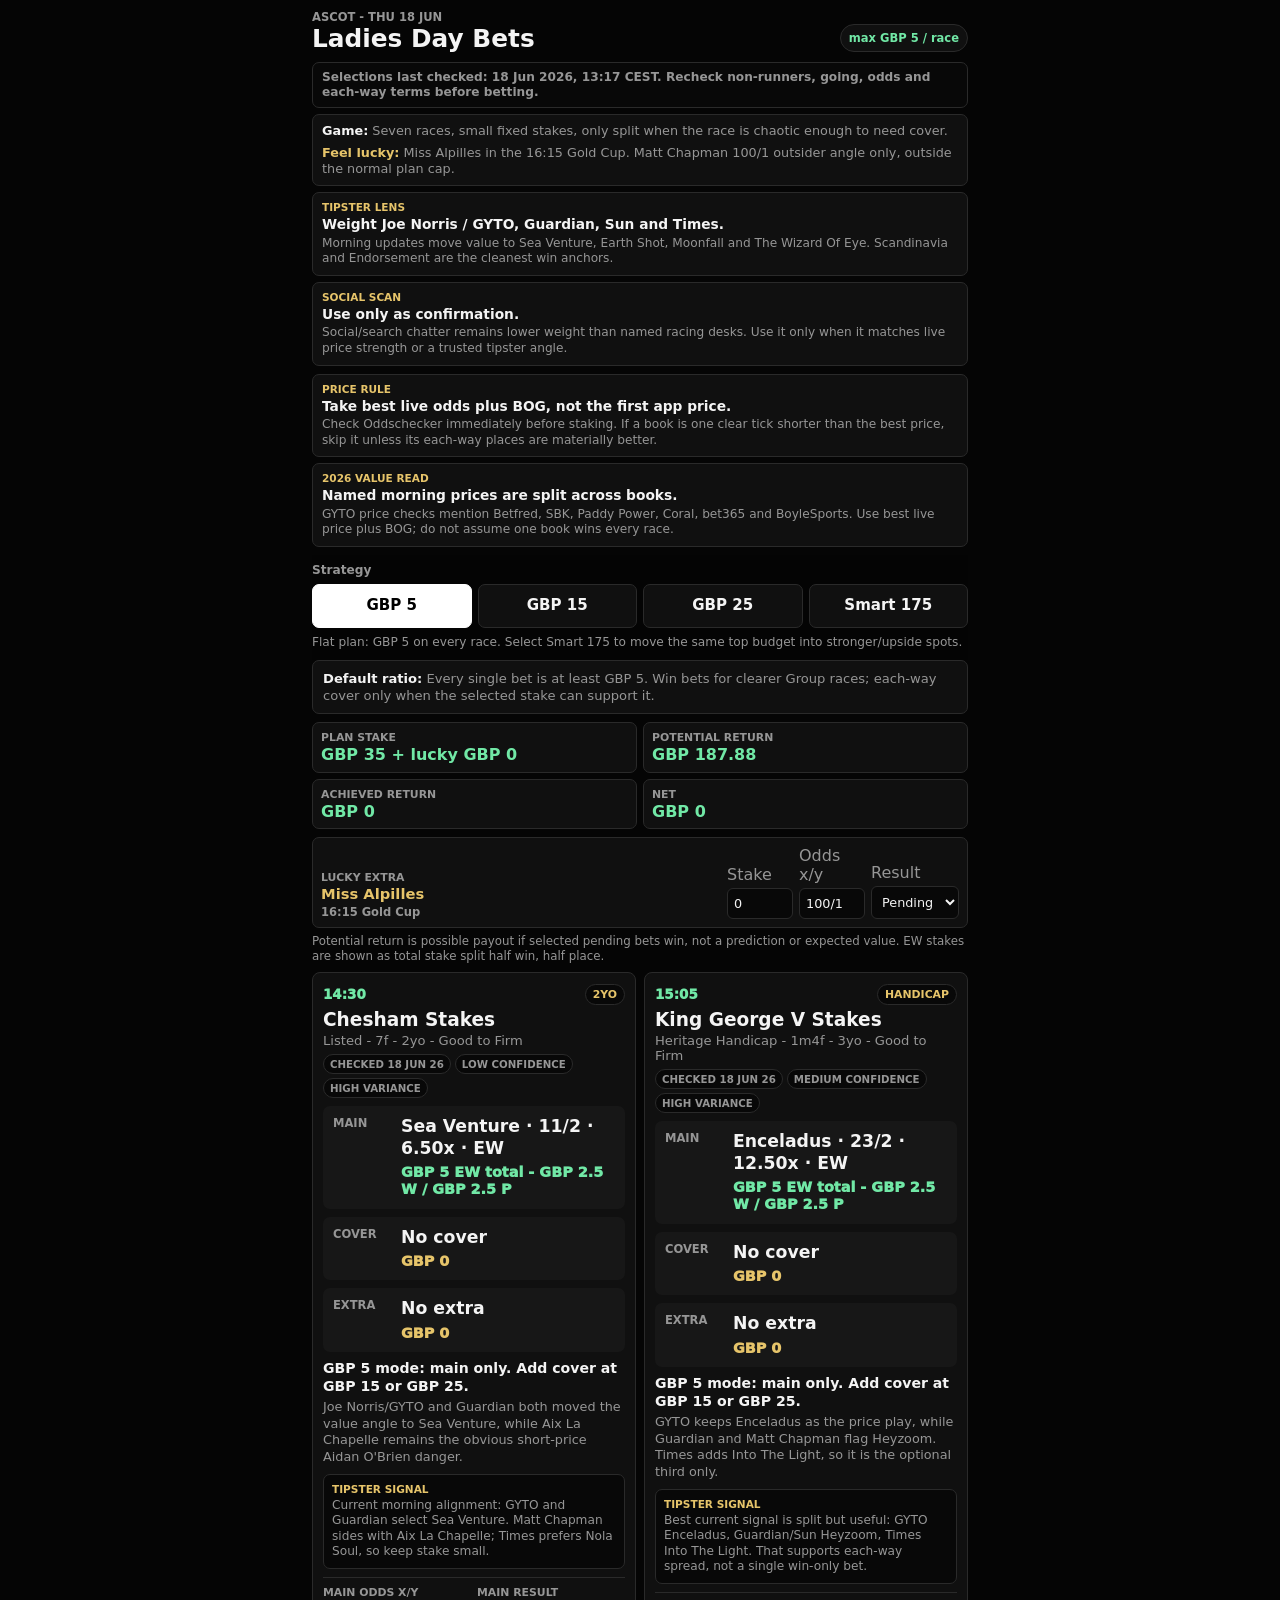
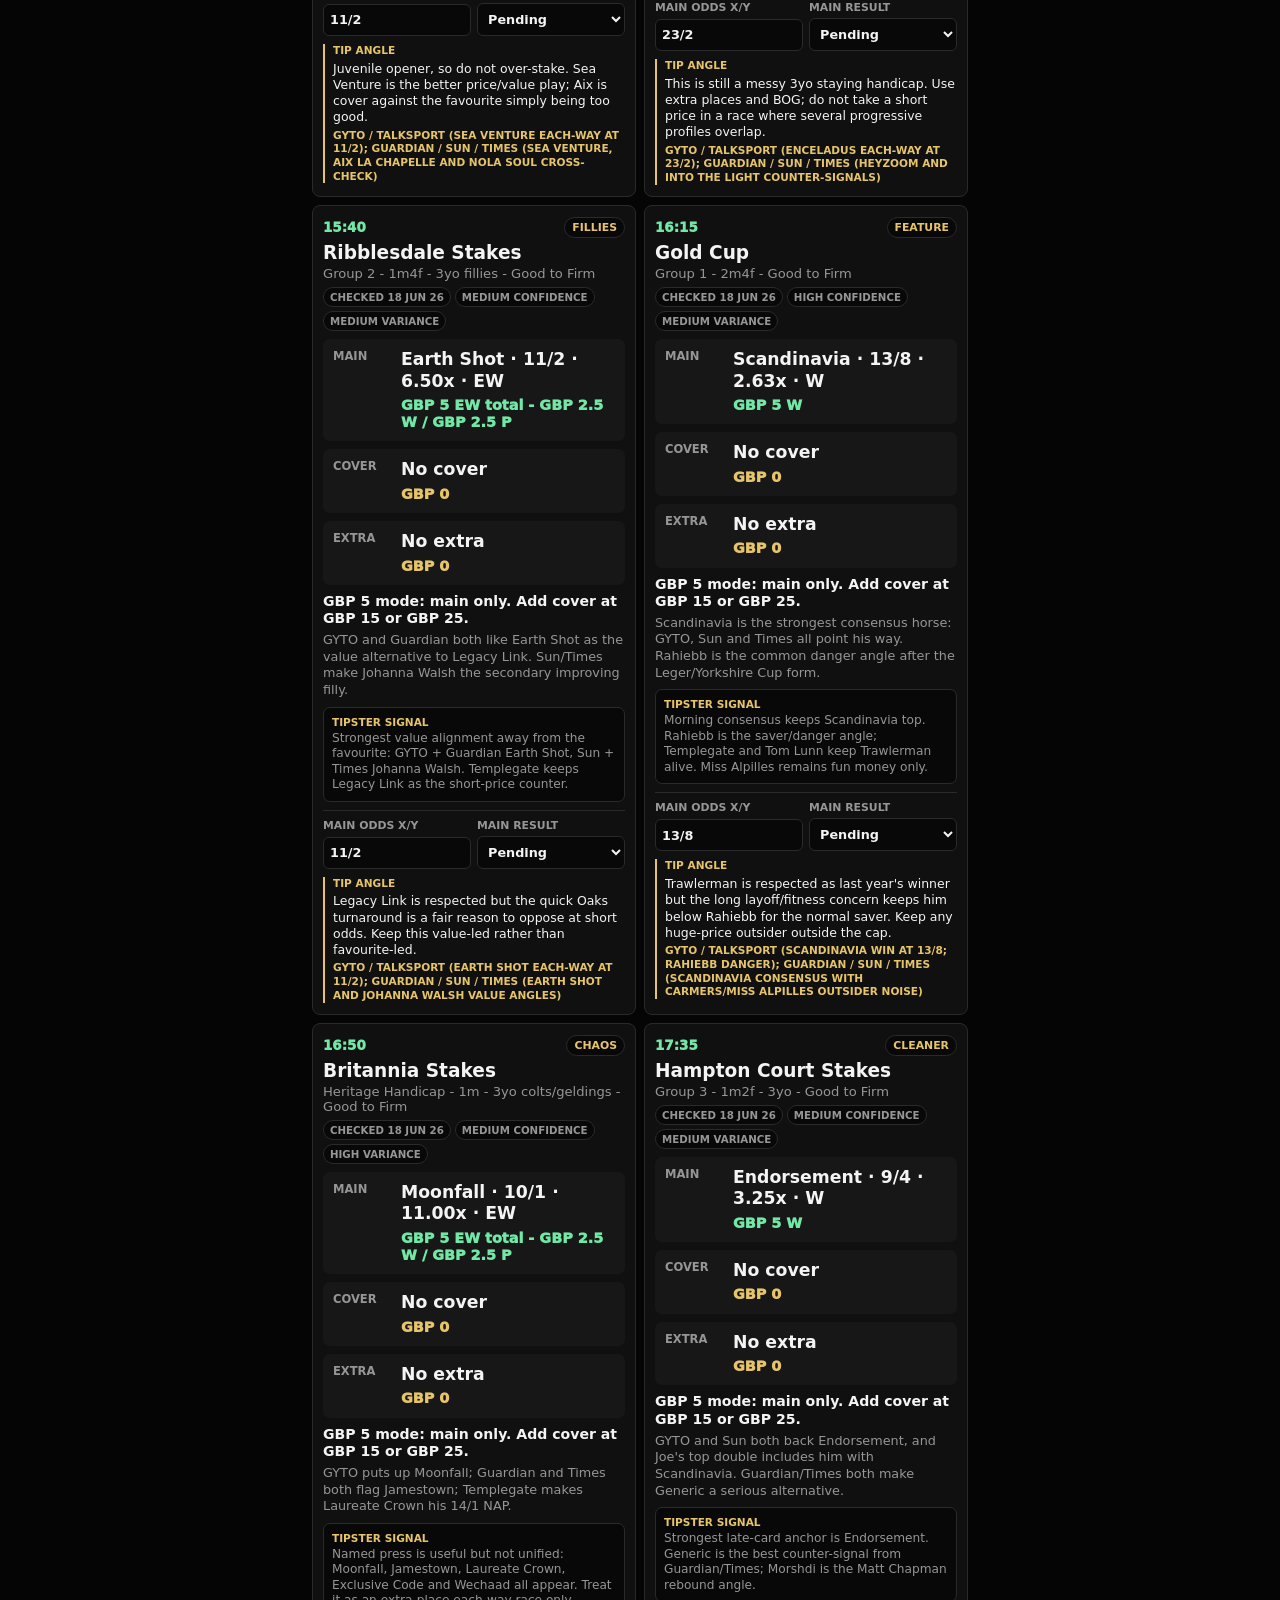
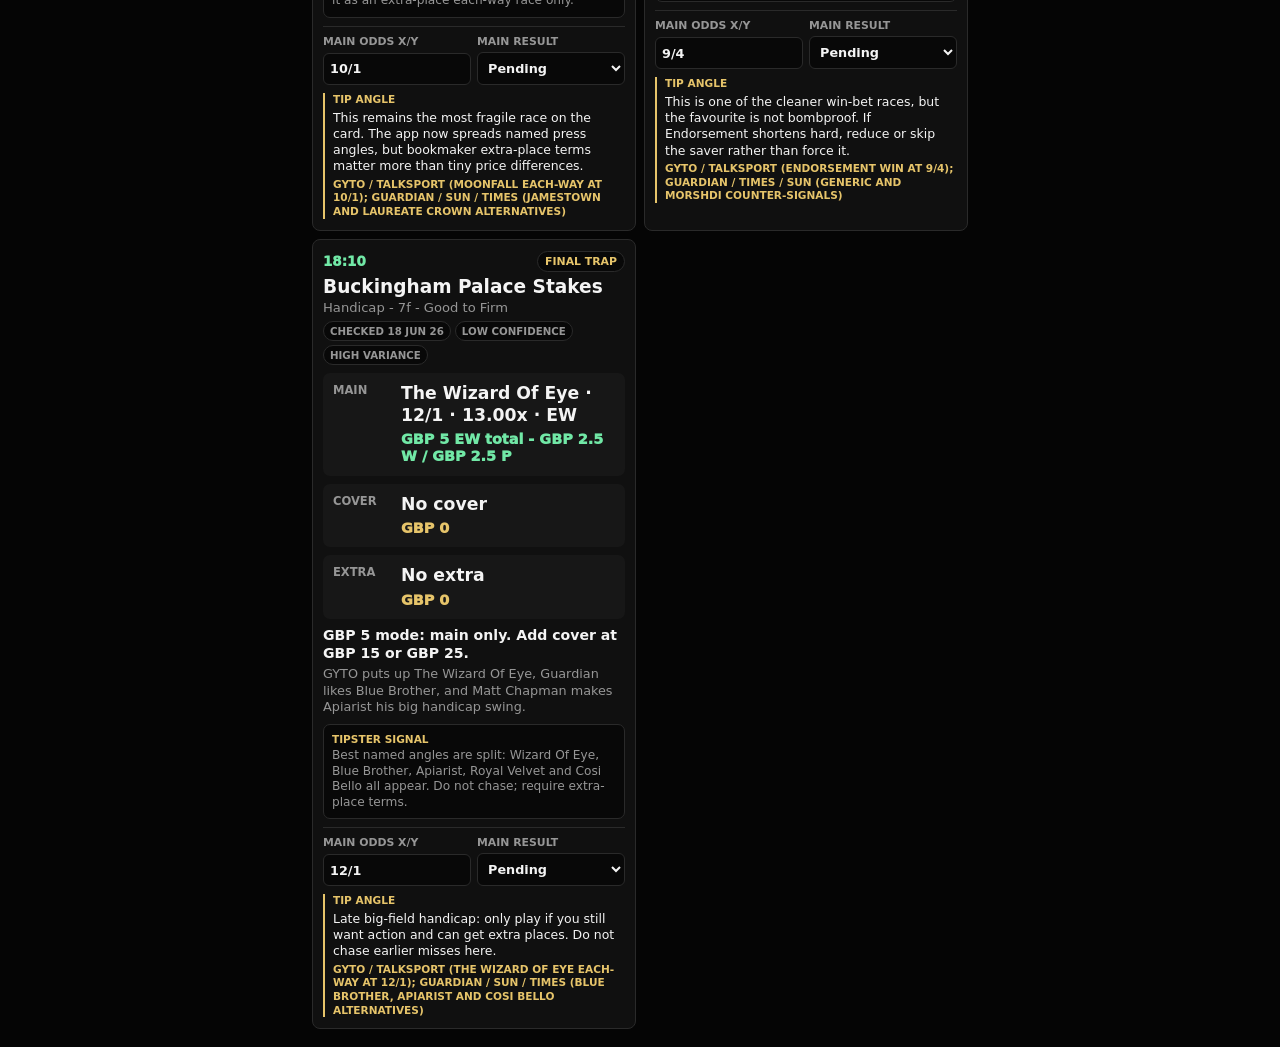
<file: index.html>
<!doctype html>
<html lang="en">
  <head>
    <meta charset="utf-8">
    <meta name="viewport" content="width=device-width, initial-scale=1, viewport-fit=cover">
    <title>Pegasus Ladies Day</title>
    <style>
:root {
  --bg: #050505;
  --panel: #101010;
  --panel-2: #171717;
  --line: #2a2a2a;
  --text: #f4f4f4;
  --muted: #969696;
  --accent: #ffffff;
  --green: #71e8a6;
  --amber: #e6c46a;
}

* {
  box-sizing: border-box;
}

body {
  margin: 0;
  min-height: 100vh;
  color: var(--text);
  background: var(--bg);
  font-family: Inter, ui-sans-serif, system-ui, -apple-system, BlinkMacSystemFont, "Segoe UI", sans-serif;
}

button {
  font: inherit;
}

.app {
  width: min(100%, 680px);
  margin: 0 auto;
  padding: calc(10px + env(safe-area-inset-top)) 12px calc(18px + env(safe-area-inset-bottom));
}

.top {
  display: flex;
  align-items: end;
  justify-content: space-between;
  gap: 12px;
  margin-bottom: 10px;
}

.top p,
.meta,
.rationale,
.rule,
.brief,
.verify,
.return-help,
.money,
.lucky,
.insight {
  color: var(--muted);
}

.top p {
  margin: 0 0 3px;
  font-size: 0.72rem;
  font-weight: 800;
  text-transform: uppercase;
  letter-spacing: 0;
}

h1,
h2,
p {
  margin: 0;
}

h1 {
  font-size: 1.55rem;
  line-height: 1;
  letter-spacing: 0;
}

.cap {
  flex: 0 0 auto;
  border: 1px solid var(--line);
  border-radius: 999px;
  padding: 6px 8px;
  color: var(--green);
  background: var(--panel);
  font-size: 0.72rem;
  font-weight: 850;
}

.brief {
  display: grid;
  gap: 5px;
  margin-bottom: 6px;
  border: 1px solid var(--line);
  border-radius: 7px;
  padding: 8px 9px;
  background: var(--panel);
  font-size: 0.8rem;
  line-height: 1.28;
}

.verify {
  margin-bottom: 6px;
  border: 1px solid var(--line);
  border-radius: 7px;
  padding: 7px 9px;
  background: #080808;
  font-size: 0.76rem;
  font-weight: 750;
  line-height: 1.25;
}

.brief strong {
  color: var(--text);
}

.brief p:last-child strong {
  color: var(--amber);
}

.tipsters,
.bookmakers {
  display: grid;
  gap: 6px;
  margin-bottom: 8px;
}

.tipsters div,
.bookmakers div {
  display: grid;
  gap: 3px;
  border: 1px solid var(--line);
  border-radius: 7px;
  padding: 8px 9px;
  background: var(--panel);
}

.tipsters span,
.bookmakers span,
.tip-signal span {
  color: var(--amber);
  font-size: 0.66rem;
  font-weight: 900;
  letter-spacing: 0;
  text-transform: uppercase;
}

.tipsters strong,
.bookmakers strong {
  color: var(--text);
  font-size: 0.86rem;
  line-height: 1.2;
}

.tipsters p,
.bookmakers p,
.tip-signal p {
  color: var(--muted);
  font-size: 0.76rem;
  line-height: 1.28;
}

.controls {
  position: sticky;
  top: 0;
  z-index: 5;
  display: grid;
  gap: 7px;
  padding: 8px 0 10px;
  background: rgba(5, 5, 5, 0.94);
  backdrop-filter: blur(12px);
}

.controls span {
  color: var(--muted);
  font-size: 0.76rem;
  font-weight: 800;
}

.stake-buttons {
  display: grid;
  grid-template-columns: repeat(4, 1fr);
  gap: 6px;
}

.stake {
  min-height: 44px;
  border: 1px solid var(--line);
  border-radius: 7px;
  color: var(--text);
  background: var(--panel);
  font-weight: 900;
  font-size: 0.94rem;
  line-height: 1.05;
}

.stake.active {
  color: #000;
  background: var(--accent);
  border-color: var(--accent);
}

.strategy-note {
  color: var(--muted);
  font-size: 0.76rem;
  line-height: 1.25;
}

.rule {
  margin-bottom: 8px;
  border: 1px solid var(--line);
  border-radius: 7px;
  padding: 9px 10px;
  background: var(--panel);
  font-size: 0.82rem;
  line-height: 1.3;
}

.rule strong {
  color: var(--text);
}

.money {
  display: grid;
  grid-template-columns: repeat(2, minmax(0, 1fr));
  gap: 6px;
  margin-bottom: 8px;
}

.money div,
.lucky {
  border: 1px solid var(--line);
  border-radius: 7px;
  background: var(--panel);
}

.money div {
  display: grid;
  gap: 2px;
  padding: 8px;
}

.money span,
.lucky span,
.tracker label {
  color: var(--muted);
  font-size: 0.68rem;
  font-weight: 850;
  letter-spacing: 0;
  text-transform: uppercase;
}

.money strong {
  color: var(--green);
  font-size: 1rem;
  line-height: 1.1;
}

#netReturn.loss {
  color: #ff8f8f;
}

.lucky {
  display: grid;
  grid-template-columns: 1fr 66px 66px 88px;
  gap: 6px;
  align-items: end;
  margin-bottom: 8px;
  padding: 8px;
}

.return-help {
  margin: -2px 0 8px;
  font-size: 0.74rem;
  line-height: 1.25;
}

.lucky div {
  display: grid;
  gap: 2px;
}

.lucky strong {
  color: var(--amber);
  font-size: 0.92rem;
  line-height: 1.15;
}

.lucky small {
  color: var(--muted);
  font-size: 0.72rem;
  font-weight: 850;
}

.lucky label,
.tracker label {
  display: grid;
  gap: 4px;
  min-width: 0;
}

input,
select {
  width: 100%;
  min-width: 0;
  border: 1px solid var(--line);
  border-radius: 6px;
  padding: 7px 6px;
  color: var(--text);
  background: #080808;
  font: inherit;
  font-size: 0.8rem;
}

.races {
  display: grid;
  gap: 8px;
}

.race {
  border: 1px solid var(--line);
  border-radius: 8px;
  padding: 11px 10px;
  background: var(--panel);
}

.race-head {
  display: flex;
  align-items: center;
  justify-content: space-between;
  gap: 8px;
  margin-bottom: 5px;
}

.time {
  color: var(--green);
  font-size: 0.84rem;
  font-weight: 950;
}

.risk {
  border: 1px solid var(--line);
  border-radius: 999px;
  padding: 3px 7px;
  color: var(--amber);
  background: #080808;
  font-size: 0.68rem;
  font-weight: 850;
  text-transform: uppercase;
}

h2 {
  font-size: 1.16rem;
  line-height: 1.1;
  letter-spacing: 0;
}

.meta {
  margin-top: 3px;
  font-size: 0.82rem;
}

.race-tags {
  display: flex;
  flex-wrap: wrap;
  gap: 4px;
  margin-top: 6px;
}

.race-tags span {
  border: 1px solid var(--line);
  border-radius: 999px;
  padding: 3px 6px;
  color: var(--muted);
  background: #080808;
  font-size: 0.64rem;
  font-weight: 850;
  text-transform: uppercase;
}

.betline {
  display: grid;
  grid-template-columns: 58px minmax(0, 1fr);
  gap: 5px 10px;
  align-items: start;
  margin-top: 8px;
  border-radius: 7px;
  padding: 10px;
  background: var(--panel-2);
}

.betline span {
  color: var(--muted);
  font-size: 0.72rem;
  font-weight: 800;
  text-transform: uppercase;
  line-height: 1.25;
}

.betline strong {
  min-width: 0;
  overflow-wrap: normal;
  word-break: normal;
  font-size: 1.08rem;
  line-height: 1.24;
}

.betline em {
  grid-column: 2;
  color: var(--green);
  font-style: normal;
  font-weight: 950;
  font-size: 0.9rem;
  line-height: 1.2;
  text-align: left;
  overflow-wrap: normal;
  word-break: normal;
}

.secondary em {
  color: var(--amber);
}

.tertiary em {
  color: var(--amber);
}

.bet-type {
  margin-top: 8px;
  color: var(--text);
  font-size: 0.88rem;
  font-weight: 850;
  line-height: 1.25;
}

.rationale {
  margin-top: 4px;
  font-size: 0.8rem;
  line-height: 1.3;
}

.tip-signal {
  display: grid;
  gap: 3px;
  margin-top: 8px;
  border: 1px solid var(--line);
  border-radius: 7px;
  padding: 8px;
  background: #080808;
}

.tracker {
  display: grid;
  grid-template-columns: repeat(2, minmax(0, 1fr));
  gap: 6px;
  margin-top: 8px;
  border-top: 1px solid var(--line);
  padding-top: 8px;
}

.cover-track.disabled,
.extra-track.disabled {
  display: none;
}

.insight {
  display: grid;
  gap: 3px;
  margin-top: 8px;
  border-left: 2px solid var(--amber);
  padding: 0 0 0 8px;
  font-size: 0.76rem;
  line-height: 1.3;
}

.insight span,
.insight-source {
  color: var(--amber);
  font-size: 0.66rem;
  font-style: normal;
  font-weight: 900;
  letter-spacing: 0;
  text-transform: uppercase;
}

.insight-text {
  color: var(--text);
  font-size: 0.78rem;
}

@media (min-width: 620px) {
  .races {
    grid-template-columns: repeat(2, minmax(0, 1fr));
  }
}

@media (max-width: 360px) {
  .top {
    align-items: start;
    flex-direction: column;
  }

  .lucky {
    grid-template-columns: 1fr 64px;
  }

  .betline {
    grid-template-columns: 52px minmax(0, 1fr);
  }
}

    </style>
  </head>
  <body>
    <main class="app">
      <header class="top">
        <div>
          <p>Ascot - Thu 18 Jun</p>
          <h1>Ladies Day Bets</h1>
        </div>
        <div id="capLabel" class="cap">strategy cap</div>
      </header>

      <section class="verify" aria-label="Final verification reminder">
        Selections last checked: 18 Jun 2026, 13:17 CEST. Recheck non-runners, going, odds and each-way terms before betting.
      </section>

      <section class="brief" aria-label="Summary and outsider tip">
        <p><strong>Game:</strong> Seven races, small fixed stakes, only split when the race is chaotic enough to need cover.</p>
        <p><strong>Feel lucky:</strong> Miss Alpilles in the 16:15 Gold Cup. Matt Chapman 100/1 outsider angle only, outside the normal plan cap.</p>
      </section>

      <section class="tipsters" aria-label="Tipster performance lens">
        <div>
          <span>Tipster lens</span>
          <strong>Weight Joe Norris / GYTO, Guardian, Sun and Times.</strong>
          <p>Morning updates move value to Sea Venture, Earth Shot, Moonfall and The Wizard Of Eye. Scandinavia and Endorsement are the cleanest win anchors.</p>
        </div>
        <div>
          <span>Social scan</span>
          <strong>Use only as confirmation.</strong>
          <p>Social/search chatter remains lower weight than named racing desks. Use it only when it matches live price strength or a trusted tipster angle.</p>
        </div>
      </section>

      <section class="bookmakers" aria-label="Bookmaker price check">
        <div>
          <span>Price rule</span>
          <strong>Take best live odds plus BOG, not the first app price.</strong>
          <p>Check Oddschecker immediately before staking. If a book is one clear tick shorter than the best price, skip it unless its each-way places are materially better.</p>
        </div>
        <div>
          <span>2026 value read</span>
          <strong>Named morning prices are split across books.</strong>
          <p>GYTO price checks mention Betfred, SBK, Paddy Power, Coral, bet365 and BoyleSports. Use best live price plus BOG; do not assume one book wins every race.</p>
        </div>
      </section>

      <section class="controls" aria-label="Betting strategy">
        <span>Strategy</span>
        <div class="stake-buttons">
          <button class="stake active" type="button" data-plan="5">GBP 5</button>
          <button class="stake" type="button" data-plan="15">GBP 15</button>
          <button class="stake" type="button" data-plan="25">GBP 25</button>
          <button class="stake" type="button" data-plan="smart">Smart 175</button>
        </div>
        <p id="strategyNote" class="strategy-note"></p>
      </section>

      <section class="rule">
        <strong>Default ratio:</strong> Every single bet is at least GBP 5. Win bets for clearer Group races; each-way cover only when the selected stake can support it.
      </section>

      <section class="money" aria-label="Winnings summary">
        <div>
          <span>Plan stake</span>
          <strong id="normalStake">GBP 0</strong>
        </div>
        <div>
          <span>Potential return</span>
          <strong id="expectedReturn">GBP 0</strong>
        </div>
        <div>
          <span>Achieved return</span>
          <strong id="achievedReturn">GBP 0</strong>
        </div>
        <div>
          <span>Net</span>
          <strong id="netReturn">GBP 0</strong>
        </div>
      </section>

      <section class="lucky" aria-label="Lucky outsider tracker">
        <div>
          <span>Lucky extra</span>
          <strong>Miss Alpilles</strong>
          <small>16:15 Gold Cup</small>
        </div>
        <label>
          Stake
          <input id="luckyStake" type="number" min="0" step="5" inputmode="decimal" value="0">
        </label>
        <label>
          Odds x/y
          <input id="luckyOdds" type="text" inputmode="text" placeholder="100/1" value="100/1">
        </label>
        <label>
          Result
          <select id="luckyResult">
          </select>
        </label>
      </section>
      <p class="return-help">Potential return is possible payout if selected pending bets win, not a prediction or expected value. EW stakes are shown as total stake split half win, half place.</p>

      <section id="races" class="races" aria-label="Race recommendations"></section>
    </main>

    <template id="raceTemplate">
      <article class="race">
        <div class="race-head">
          <span class="time"></span>
          <span class="risk"></span>
        </div>
        <h2></h2>
        <p class="meta"></p>
        <div class="race-tags">
          <span class="checked"></span>
          <span class="confidence"></span>
          <span class="variance"></span>
        </div>

        <div class="betline primary">
          <span>Main</span>
          <strong class="main-horse"></strong>
          <em class="main-stake"></em>
        </div>
        <div class="betline secondary">
          <span>Cover</span>
          <strong class="cover-horse"></strong>
          <em class="cover-stake"></em>
        </div>
        <div class="betline tertiary">
          <span>Extra</span>
          <strong class="extra-horse"></strong>
          <em class="extra-stake"></em>
        </div>

        <p class="bet-type"></p>
        <p class="rationale"></p>
        <div class="tip-signal">
          <span>Tipster signal</span>
          <p class="tip-signal-text"></p>
        </div>
        <div class="tracker">
          <label>
            Main odds x/y
            <input class="main-odds" type="text" inputmode="text" placeholder="5/1">
          </label>
          <label>
            Main result
            <select class="main-result">
            </select>
          </label>
          <label class="cover-track">
            Cover odds x/y
            <input class="cover-odds" type="text" inputmode="text" placeholder="10/1">
          </label>
          <label class="cover-track">
            Cover result
            <select class="cover-result">
            </select>
          </label>
          <label class="extra-track">
            Extra odds x/y
            <input class="extra-odds" type="text" inputmode="text" placeholder="12/1">
          </label>
          <label class="extra-track">
            Extra result
            <select class="extra-result">
            </select>
          </label>
        </div>
        <div class="insight">
          <span>Tip angle</span>
          <p class="insight-text"></p>
          <em class="insight-source"></em>
        </div>
      </article>
    </template>

    <script>
"use strict";

const STORAGE_KEY = "pegasus.ladies-day.black.v1";
const TRACKER_KEY = "pegasus.ladies-day.tracker.v1";
const LUCKY_KEY = "pegasus.ladies-day.lucky.v1";
const SMART_ALLOCATIONS = [5, 25, 30, 45, 40, 25, 5];
const DEFAULT_LAST_CHECKED = "2026-06-18";
const DEFAULT_EACH_WAY = {
  fraction: 0.2,
  places: null,
  note: "Verify bookmaker place terms before betting"
};
const LUCKY_CODE = "EW";
const LUCKY_EACH_WAY = DEFAULT_EACH_WAY;

const races = [
  {
    time: "14:30",
    title: "Chesham Stakes",
    meta: "Listed - 7f - 2yo - Good to Firm",
    risk: "2yo",
    main: "Sea Venture",
    cover: "Aix La Chapelle",
    split: [3, 2],
    odds: ["11/2", "13/8"],
    codes: ["EW", "W"],
    bet: "Sea Venture each-way; Aix La Chapelle win saver only if price holds.",
    rationale: "Joe Norris/GYTO and Guardian both moved the value angle to Sea Venture, while Aix La Chapelle remains the obvious short-price Aidan O'Brien danger.",
    insight: "Juvenile opener, so do not over-stake. Sea Venture is the better price/value play; Aix is cover against the favourite simply being too good.",
    tipSignal: "Current morning alignment: GYTO and Guardian select Sea Venture. Matt Chapman sides with Aix La Chapelle; Times prefers Nola Soul, so keep stake small.",
    lastChecked: DEFAULT_LAST_CHECKED,
    confidence: "low",
    variance: "high",
    sourceQuality: "medium",
    reasonToAvoid: "Juvenile form is thin and market hype can be unreliable.",
    sources: [
      { label: "GYTO / TalkSport", checkedAt: DEFAULT_LAST_CHECKED, note: "Sea Venture each-way at 11/2" },
      { label: "Guardian / Sun / Times", checkedAt: DEFAULT_LAST_CHECKED, note: "Sea Venture, Aix La Chapelle and Nola Soul cross-check" }
    ]
  },
  {
    time: "15:05",
    title: "King George V Stakes",
    meta: "Heritage Handicap - 1m4f - 3yo - Good to Firm",
    risk: "handicap",
    main: "Enceladus",
    cover: "Heyzoom",
    extra: "Into The Light",
    split: [3, 2],
    odds: ["23/2", "10/1", "8/1"],
    codes: ["EW", "EW", "EW"],
    bet: "Each-way Enceladus; Heyzoom cover. Add Into The Light only in Smart 175.",
    rationale: "GYTO keeps Enceladus as the price play, while Guardian and Matt Chapman flag Heyzoom. Times adds Into The Light, so it is the optional third only.",
    insight: "This is still a messy 3yo staying handicap. Use extra places and BOG; do not take a short price in a race where several progressive profiles overlap.",
    tipSignal: "Best current signal is split but useful: GYTO Enceladus, Guardian/Sun Heyzoom, Times Into The Light. That supports each-way spread, not a single win-only bet.",
    eachWay: DEFAULT_EACH_WAY,
    allowExtra: true,
    fieldType: "big-field handicap",
    lastChecked: DEFAULT_LAST_CHECKED,
    confidence: "medium",
    variance: "high",
    sourceQuality: "medium",
    reasonToAvoid: "Large-field handicap; use the extra horse only if each-way terms are good.",
    sources: [
      { label: "GYTO / TalkSport", checkedAt: DEFAULT_LAST_CHECKED, note: "Enceladus each-way at 23/2" },
      { label: "Guardian / Sun / Times", checkedAt: DEFAULT_LAST_CHECKED, note: "Heyzoom and Into The Light counter-signals" }
    ]
  },
  {
    time: "15:40",
    title: "Ribblesdale Stakes",
    meta: "Group 2 - 1m4f - 3yo fillies - Good to Firm",
    risk: "fillies",
    main: "Earth Shot",
    cover: "Johanna Walsh",
    split: [3, 2],
    odds: ["11/2", "10/1"],
    codes: ["EW", "EW"],
    bet: "Each-way Earth Shot; Johanna Walsh saver if extra places are fair.",
    rationale: "GYTO and Guardian both like Earth Shot as the value alternative to Legacy Link. Sun/Times make Johanna Walsh the secondary improving filly.",
    insight: "Legacy Link is respected but the quick Oaks turnaround is a fair reason to oppose at short odds. Keep this value-led rather than favourite-led.",
    tipSignal: "Strongest value alignment away from the favourite: GYTO + Guardian Earth Shot, Sun + Times Johanna Walsh. Templegate keeps Legacy Link as the short-price counter.",
    lastChecked: DEFAULT_LAST_CHECKED,
    confidence: "medium",
    variance: "medium",
    sourceQuality: "medium",
    reasonToAvoid: "Still a fillies' Group race; recheck going, jockeys, and market strength.",
    sources: [
      { label: "GYTO / TalkSport", checkedAt: DEFAULT_LAST_CHECKED, note: "Earth Shot each-way at 11/2" },
      { label: "Guardian / Sun / Times", checkedAt: DEFAULT_LAST_CHECKED, note: "Earth Shot and Johanna Walsh value angles" }
    ]
  },
  {
    time: "16:15",
    title: "Gold Cup",
    meta: "Group 1 - 2m4f - Good to Firm",
    risk: "feature",
    main: "Scandinavia",
    cover: "Rahiebb",
    split: [3, 2],
    odds: ["13/8", "5/1"],
    codes: ["W", "W"],
    bet: "Scandinavia win; Rahiebb win saver. Miss Alpilles is the wild outsider only.",
    rationale: "Scandinavia is the strongest consensus horse: GYTO, Sun and Times all point his way. Rahiebb is the common danger angle after the Leger/Yorkshire Cup form.",
    insight: "Trawlerman is respected as last year's winner but the long layoff/fitness concern keeps him below Rahiebb for the normal saver. Keep any huge-price outsider outside the cap.",
    tipSignal: "Morning consensus keeps Scandinavia top. Rahiebb is the saver/danger angle; Templegate and Tom Lunn keep Trawlerman alive. Miss Alpilles remains fun money only.",
    eachWay: DEFAULT_EACH_WAY,
    lastChecked: DEFAULT_LAST_CHECKED,
    confidence: "high",
    variance: "medium",
    sourceQuality: "medium",
    reasonToAvoid: "Feature-race prices can move sharply; verify going and final market.",
    sources: [
      { label: "GYTO / TalkSport", checkedAt: DEFAULT_LAST_CHECKED, note: "Scandinavia win at 13/8; Rahiebb danger" },
      { label: "Guardian / Sun / Times", checkedAt: DEFAULT_LAST_CHECKED, note: "Scandinavia consensus with Carmers/Miss Alpilles outsider noise" }
    ]
  },
  {
    time: "16:50",
    title: "Britannia Stakes",
    meta: "Heritage Handicap - 1m - 3yo colts/geldings - Good to Firm",
    risk: "chaos",
    main: "Moonfall",
    cover: "Jamestown",
    extra: "Laureate Crown",
    split: [3, 2],
    odds: ["10/1", "14/1", "14/1"],
    codes: ["EW", "EW", "EW"],
    bet: "Each-way only. Prioritise books with extra places.",
    rationale: "GYTO puts up Moonfall; Guardian and Times both flag Jamestown; Templegate makes Laureate Crown his 14/1 NAP.",
    insight: "This remains the most fragile race on the card. The app now spreads named press angles, but bookmaker extra-place terms matter more than tiny price differences.",
    tipSignal: "Named press is useful but not unified: Moonfall, Jamestown, Laureate Crown, Exclusive Code and Wechaad all appear. Treat it as an extra-place each-way race only.",
    eachWay: DEFAULT_EACH_WAY,
    allowExtra: true,
    fieldType: "big-field handicap",
    lastChecked: DEFAULT_LAST_CHECKED,
    confidence: "medium",
    variance: "high",
    sourceQuality: "medium",
    reasonToAvoid: "Huge-field handicap; only use three each-way lines with suitable extra-place terms.",
    sources: [
      { label: "GYTO / TalkSport", checkedAt: DEFAULT_LAST_CHECKED, note: "Moonfall each-way at 10/1" },
      { label: "Guardian / Sun / Times", checkedAt: DEFAULT_LAST_CHECKED, note: "Jamestown and Laureate Crown alternatives" }
    ]
  },
  {
    time: "17:35",
    title: "Hampton Court Stakes",
    meta: "Group 3 - 1m2f - 3yo - Good to Firm",
    risk: "cleaner",
    main: "Endorsement",
    cover: "Generic",
    split: [4, 1],
    odds: ["9/4", "7/1"],
    codes: ["W", "W"],
    bet: "Endorsement win; small Generic saver only if price is still fair.",
    rationale: "GYTO and Sun both back Endorsement, and Joe's top double includes him with Scandinavia. Guardian/Times both make Generic a serious alternative.",
    insight: "This is one of the cleaner win-bet races, but the favourite is not bombproof. If Endorsement shortens hard, reduce or skip the saver rather than force it.",
    tipSignal: "Strongest late-card anchor is Endorsement. Generic is the best counter-signal from Guardian/Times; Morshdi is the Matt Chapman rebound angle.",
    lastChecked: DEFAULT_LAST_CHECKED,
    confidence: "medium",
    variance: "medium",
    sourceQuality: "medium",
    reasonToAvoid: "Cleaner race, but saver can dilute the main pick if the cover price shortens.",
    sources: [
      { label: "GYTO / TalkSport", checkedAt: DEFAULT_LAST_CHECKED, note: "Endorsement win at 9/4" },
      { label: "Guardian / Times / Sun", checkedAt: DEFAULT_LAST_CHECKED, note: "Generic and Morshdi counter-signals" }
    ]
  },
  {
    time: "18:10",
    title: "Buckingham Palace Stakes",
    meta: "Handicap - 7f - Good to Firm",
    risk: "final trap",
    main: "The Wizard Of Eye",
    cover: "Blue Brother",
    extra: "Apiarist",
    split: [3, 2],
    odds: ["12/1", "10/1", "20/1"],
    codes: ["EW", "EW", "EW"],
    bet: "Each-way only. Stop after this race.",
    rationale: "GYTO puts up The Wizard Of Eye, Guardian likes Blue Brother, and Matt Chapman makes Apiarist his big handicap swing.",
    insight: "Late big-field handicap: only play if you still want action and can get extra places. Do not chase earlier misses here.",
    tipSignal: "Best named angles are split: Wizard Of Eye, Blue Brother, Apiarist, Royal Velvet and Cosi Bello all appear. Do not chase; require extra-place terms.",
    eachWay: DEFAULT_EACH_WAY,
    fieldType: "big-field handicap",
    lastChecked: DEFAULT_LAST_CHECKED,
    confidence: "low",
    variance: "high",
    sourceQuality: "medium",
    reasonToAvoid: "Late big-field handicap; Smart 175 deliberately keeps this low if you leave early.",
    sources: [
      { label: "GYTO / TalkSport", checkedAt: DEFAULT_LAST_CHECKED, note: "The Wizard Of Eye each-way at 12/1" },
      { label: "Guardian / Sun / Times", checkedAt: DEFAULT_LAST_CHECKED, note: "Blue Brother, Apiarist and Cosi Bello alternatives" }
    ]
  }
];

let strategy = readStrategy();
let tracker = readJson(TRACKER_KEY, {});
let lucky = readJson(LUCKY_KEY, { stake: 0, odds: "100/1", result: "pending" });
const raceRoot = document.getElementById("races");
const template = document.getElementById("raceTemplate");
const buttons = Array.from(document.querySelectorAll(".stake"));
const capLabel = document.getElementById("capLabel");
const strategyNote = document.getElementById("strategyNote");
const normalStake = document.getElementById("normalStake");
const expectedReturn = document.getElementById("expectedReturn");
const achievedReturn = document.getElementById("achievedReturn");
const netReturn = document.getElementById("netReturn");
const luckyStake = document.getElementById("luckyStake");
const luckyOdds = document.getElementById("luckyOdds");
const luckyResult = document.getElementById("luckyResult");

buttons.forEach((button) => {
  button.addEventListener("click", () => {
    strategy = button.dataset.plan;
    localStorage.setItem(STORAGE_KEY, strategy);
    render();
  });
});

wireLuckyInputs();
render();

function render() {
  buttons.forEach((button) => {
    button.classList.toggle("active", button.dataset.plan === strategy);
  });
  capLabel.textContent = isSmartPlan() ? "max GBP 175 / day" : `max GBP ${strategy} / race`;
  strategyNote.textContent = strategySummary();

  const nodes = races.map((race, index) => {
    const [mainStake, coverStake, extraStake] = splitStakes(raceStake(index), race);
    const state = trackerState(index, race);
    const node = template.content.firstElementChild.cloneNode(true);
    node.querySelector(".time").textContent = race.time;
    node.querySelector(".risk").textContent = race.risk;
    node.querySelector("h2").textContent = race.title;
    node.querySelector(".meta").textContent = race.meta;
    node.querySelector(".checked").textContent = `Checked ${shortDate(race.lastChecked)}`;
    node.querySelector(".confidence").textContent = `${capitalize(race.confidence)} confidence`;
    node.querySelector(".variance").textContent = `${capitalize(race.variance)} variance`;
    node.querySelector(".main-horse").textContent = horseWithOdds(race.main, state.mainOdds, race.codes[0]);
    node.querySelector(".cover-horse").textContent = coverStake ? horseWithOdds(race.cover, state.coverOdds, race.codes[1]) : "No cover";
    node.querySelector(".extra-horse").textContent = extraStake ? horseWithOdds(race.extra, state.extraOdds, race.codes[2]) : "No extra";
    node.querySelector(".main-stake").textContent = stakeLabel(mainStake, race.codes[0]);
    node.querySelector(".cover-stake").textContent = coverStake ? stakeLabel(coverStake, race.codes[1]) : "GBP 0";
    node.querySelector(".extra-stake").textContent = extraStake ? stakeLabel(extraStake, race.codes[2]) : "GBP 0";
    node.querySelector(".bet-type").textContent = betInstruction(race, coverStake);
    node.querySelector(".rationale").textContent = race.rationale;
    node.querySelector(".insight-text").textContent = race.insight;
    node.querySelector(".tip-signal-text").textContent = race.tipSignal;
    node.querySelector(".insight-source").textContent = sourceSummary(race);
    wireRaceTracker(node, index, state, coverStake, extraStake);
    return node;
  });

  raceRoot.replaceChildren(...nodes);
  updateSummary();
}

function wireRaceTracker(node, index, state, coverStake, extraStake) {
  const mainOdds = node.querySelector(".main-odds");
  const mainResult = node.querySelector(".main-result");
  const coverOdds = node.querySelector(".cover-odds");
  const coverResult = node.querySelector(".cover-result");
  const extraOdds = node.querySelector(".extra-odds");
  const extraResult = node.querySelector(".extra-result");
  const mainHorse = node.querySelector(".main-horse");
  const coverHorse = node.querySelector(".cover-horse");
  const extraHorse = node.querySelector(".extra-horse");
  const race = races[index];

  mainOdds.value = formatOdds(state.mainOdds);
  coverOdds.value = formatOdds(state.coverOdds);
  extraOdds.value = formatOdds(state.extraOdds);
  setResultOptions(mainResult, race.codes[0], state.mainResult);
  setResultOptions(coverResult, race.codes[1], state.coverResult);
  setResultOptions(extraResult, race.codes[2], state.extraResult);

  node.querySelectorAll(".cover-track").forEach((element) => {
    element.classList.toggle("disabled", !coverStake);
  });
  node.querySelectorAll(".extra-track").forEach((element) => {
    element.classList.toggle("disabled", !extraStake);
  });

  mainOdds.addEventListener("input", () => {
    const nextOdds = normalizeOdds(mainOdds.value, state.mainOdds);
    mainHorse.textContent = horseWithOdds(race.main, nextOdds, race.codes[0]);
    updateRaceState(index, { mainOdds: nextOdds });
  });
  mainResult.addEventListener("change", () => updateRaceState(index, { mainResult: mainResult.value }));
  coverOdds.addEventListener("input", () => {
    const nextOdds = normalizeOdds(coverOdds.value, state.coverOdds);
    coverHorse.textContent = coverStake ? horseWithOdds(race.cover, nextOdds, race.codes[1]) : "No cover";
    updateRaceState(index, { coverOdds: nextOdds });
  });
  coverResult.addEventListener("change", () => updateRaceState(index, { coverResult: coverResult.value }));
  extraOdds.addEventListener("input", () => {
    const nextOdds = normalizeOdds(extraOdds.value, state.extraOdds);
    extraHorse.textContent = extraStake ? horseWithOdds(race.extra, nextOdds, race.codes[2]) : "No extra";
    updateRaceState(index, { extraOdds: nextOdds });
  });
  extraResult.addEventListener("change", () => updateRaceState(index, { extraResult: extraResult.value }));
}

function wireLuckyInputs() {
  luckyStake.value = String(lucky.stake || 0);
  luckyOdds.value = formatOdds(lucky.odds || "100/1");
  setResultOptions(luckyResult, LUCKY_CODE, normalizeResult(lucky.result || "pending", LUCKY_CODE));

  luckyStake.addEventListener("input", () => updateLucky({ stake: numberOrDefault(luckyStake.value, 0) }));
  luckyOdds.addEventListener("input", () => updateLucky({ odds: normalizeOdds(luckyOdds.value, lucky.odds || "100/1") }));
  luckyResult.addEventListener("change", () => updateLucky({ result: luckyResult.value }));
}

function updateRaceState(index, patch) {
  const key = raceKey(index);
  tracker[key] = { ...trackerState(index, races[index]), ...patch };
  localStorage.setItem(TRACKER_KEY, JSON.stringify(tracker));
  updateSummary();
}

function updateLucky(patch) {
  lucky = { ...lucky, ...patch };
  localStorage.setItem(LUCKY_KEY, JSON.stringify(lucky));
  updateSummary();
}

function updateSummary() {
  const normal = races.reduce((sum, race, index) => {
    const [mainStake, coverStake, extraStake] = splitStakes(raceStake(index), race);
    return sum + mainStake + coverStake + extraStake;
  }, 0);

  const potential = races.reduce((sum, race, index) => {
    const [mainStake, coverStake, extraStake] = splitStakes(raceStake(index), race);
    const state = trackerState(index, race);
    return sum + potentialLeg(mainStake, state.mainOdds, race.codes[0], race.eachWay)
      + potentialLeg(coverStake, state.coverOdds, race.codes[1], race.eachWay)
      + potentialLeg(extraStake, state.extraOdds, race.codes[2], race.eachWay);
  }, 0);

  const achieved = races.reduce((sum, race, index) => {
    const [mainStake, coverStake, extraStake] = splitStakes(raceStake(index), race);
    const state = trackerState(index, race);
    return sum + achievedLeg(mainStake, state.mainOdds, state.mainResult, race.codes[0], race.eachWay)
      + achievedLeg(coverStake, state.coverOdds, state.coverResult, race.codes[1], race.eachWay)
      + achievedLeg(extraStake, state.extraOdds, state.extraResult, race.codes[2], race.eachWay);
  }, 0);

  const settledStake = races.reduce((sum, race, index) => {
    const [mainStake, coverStake, extraStake] = splitStakes(raceStake(index), race);
    const state = trackerState(index, race);
    return sum + settledLegStake(mainStake, state.mainResult) + settledLegStake(coverStake, state.coverResult) + settledLegStake(extraStake, state.extraResult);
  }, 0);

  const luckyStakeValue = Math.max(0, numberOrDefault(luckyStake.value, lucky.stake || 0));
  const luckyOddsValue = normalizeOdds(luckyOdds.value, lucky.odds || "100/1");
  const luckyPotential = potentialLeg(luckyStakeValue, luckyOddsValue, LUCKY_CODE, LUCKY_EACH_WAY);
  const luckyAchieved = achievedLeg(luckyStakeValue, luckyOddsValue, luckyResult.value, LUCKY_CODE, LUCKY_EACH_WAY);
  const luckySettledStake = settledLegStake(luckyStakeValue, luckyResult.value);
  const net = achieved + luckyAchieved - settledStake - luckySettledStake;

  normalStake.textContent = `${money(normal)} + lucky ${money(luckyStakeValue)}`;
  expectedReturn.textContent = money(potential + luckyPotential);
  achievedReturn.textContent = money(achieved + luckyAchieved);
  netReturn.textContent = money(net);
  netReturn.classList.toggle("loss", net < 0);
}

function trackerState(index, race) {
  const saved = tracker[raceKey(index)] || {};
  return {
    mainOdds: normalizeOdds(saved.mainOdds, race.odds[0]),
    coverOdds: normalizeOdds(saved.coverOdds, race.odds[1] || "1/1"),
    extraOdds: normalizeOdds(saved.extraOdds, race.odds[2] || "1/1"),
    mainResult: normalizeResult(saved.mainResult || "pending", race.codes[0]),
    coverResult: normalizeResult(saved.coverResult || "pending", race.codes[1]),
    extraResult: normalizeResult(saved.extraResult || "pending", race.codes[2])
  };
}

function raceKey(index) {
  return `race-${index}`;
}

function raceStake(index) {
  return isSmartPlan() ? SMART_ALLOCATIONS[index] : Number(strategy);
}

function isSmartPlan() {
  return strategy === "smart";
}

function strategySummary() {
  if (!isSmartPlan()) {
    return `Flat plan: ${money(Number(strategy))} on every race. Select Smart 175 to move the same top budget into stronger/upside spots.`;
  }
  return "Smart 175: total cap GBP 175, minimum GBP 5 per race, last race kept low in case you leave early.";
}

function splitStake(total, ratio) {
  const capped = Math.max(5, total);
  if (ratio[1] === 0 || capped < 10) return [capped, 0];
  const units = ratio[0] + ratio[1];
  const targetCover = (capped * ratio[1]) / units;
  const cover = Math.min(capped - 5, Math.max(5, roundToFive(targetCover)));
  return [capped - cover, cover];
}

function splitStakes(total, race) {
  const [mainStake, coverStake] = splitStake(total, race.split);
  if (!race.allowExtra || race.variance !== "high" || total < 25 || !coverStake) return [mainStake, coverStake, 0];

  const extraStake = total >= 35 ? 10 : 5;
  if (mainStake - extraStake >= 5) {
    return [mainStake - extraStake, coverStake, extraStake];
  }
  if (coverStake - extraStake >= 5) {
    return [mainStake, coverStake - extraStake, extraStake];
  }
  return [mainStake, coverStake, 0];
}

function betInstruction(race, coverStake) {
  if (!coverStake && race.split[1] > 0) {
    return "GBP 5 mode: main only. Add cover at GBP 15 or GBP 25.";
  }
  return race.bet;
}

function roundToFive(value) {
  return Math.round(value / 5) * 5;
}

function potentialLeg(stakeValue, oddsValue, code, eachWay) {
  if (!stakeValue) return 0;
  if (code === "EW") return eachWayReturn(stakeValue, oddsValue, "won", eachWay);
  return winReturn(stakeValue, oddsValue);
}

function winReturn(stakeValue, oddsValue) {
  const decimalOdds = oddsToDecimal(oddsValue);
  if (!stakeValue || !decimalOdds) return 0;
  return stakeValue * decimalOdds;
}

function achievedLeg(stakeValue, oddsValue, result, code, eachWay) {
  const normalized = normalizeResult(result, code);
  if (code === "EW") return eachWayReturn(stakeValue, oddsValue, normalized, eachWay);
  return normalized === "won" ? winReturn(stakeValue, oddsValue) : 0;
}

function eachWayReturn(stakeValue, oddsValue, result, eachWay = DEFAULT_EACH_WAY) {
  if (!stakeValue || result === "pending" || result === "lost") return 0;
  const fractionalOdds = oddsToFractional(oddsValue);
  if (!fractionalOdds) return 0;
  const winPart = stakeValue / 2;
  const placePart = stakeValue / 2;
  const placeFraction = eachWay?.fraction || DEFAULT_EACH_WAY.fraction;
  const winReturnValue = winPart * (1 + fractionalOdds);
  const placeReturnValue = placePart * (1 + fractionalOdds * placeFraction);
  return result === "won" ? winReturnValue + placeReturnValue : placeReturnValue;
}

function settledLegStake(stakeValue, result) {
  return result === "won" || result === "placed" || result === "lost" || result === "paid" ? stakeValue : 0;
}

function numberOrDefault(value, fallback) {
  if (value === "") return fallback;
  const parsed = Number(value);
  return Number.isFinite(parsed) ? parsed : fallback;
}

function formatOdds(value) {
  return normalizeOdds(value, "1/1");
}

function horseWithOdds(horse, odds, code) {
  return `${horse} · ${formatOdds(odds)} · ${oddsMultiplier(odds)} · ${code}`;
}

function oddsMultiplier(value) {
  const decimalOdds = oddsToDecimal(value);
  return decimalOdds ? `${decimalOdds.toFixed(2)}x` : "n/a";
}

function stakeLabel(stakeValue, code) {
  if (!stakeValue) return "GBP 0";
  if (code === "EW") {
    const half = stakeValue / 2;
    return `${money(stakeValue)} EW total - ${money(half)} W / ${money(half)} P`;
  }
  return `${money(stakeValue)} W`;
}

function setResultOptions(select, code, value) {
  const options = resultOptions(code);
  select.replaceChildren(...options.map((option) => {
    const element = document.createElement("option");
    element.value = option.value;
    element.textContent = option.label;
    return element;
  }));
  select.value = normalizeResult(value, code);
}

function resultOptions(code) {
  if (code === "EW") {
    return [
      { value: "pending", label: "Pending" },
      { value: "won", label: "Won" },
      { value: "placed", label: "Placed" },
      { value: "lost", label: "Lost" }
    ];
  }
  return [
    { value: "pending", label: "Pending" },
    { value: "won", label: "Won" },
    { value: "lost", label: "Lost" }
  ];
}

function normalizeResult(value, code) {
  if (value === "paid") return "won";
  if (code === "EW" && ["pending", "won", "placed", "lost"].includes(value)) return value;
  if (["pending", "won", "lost"].includes(value)) return value;
  return "pending";
}

function sourceSummary(race) {
  const sources = race.sources || [];
  const labels = sources.slice(0, 2).map((source) => `${source.label} (${source.note})`);
  return labels.join("; ");
}

function shortDate(value) {
  if (!value) return "unverified";
  const [year, month, day] = value.split("-");
  return `${Number(day)} ${monthName(month)} ${year.slice(2)}`;
}

function monthName(month) {
  return {
    "01": "Jan",
    "02": "Feb",
    "03": "Mar",
    "04": "Apr",
    "05": "May",
    "06": "Jun",
    "07": "Jul",
    "08": "Aug",
    "09": "Sep",
    "10": "Oct",
    "11": "Nov",
    "12": "Dec"
  }[month] || "";
}

function capitalize(value) {
  return value ? `${value.charAt(0).toUpperCase()}${value.slice(1)}` : "Unknown";
}

function normalizeOdds(value, fallback) {
  if (value === undefined || value === null || value === "") return fallback;
  const text = String(value).trim().replace(/\s+/g, "");
  if (/^\d+(\.\d+)?\/\d+(\.\d+)?$/.test(text)) return text;
  const decimal = Number(text);
  if (Number.isFinite(decimal) && decimal > 1) return decimalToFraction(decimal - 1);
  return fallback;
}

function oddsToDecimal(value) {
  const fractionalOdds = oddsToFractional(value);
  return fractionalOdds ? fractionalOdds + 1 : 0;
}

function oddsToFractional(value) {
  const text = normalizeOdds(value, "1/1");
  const [numerator, denominator] = text.split("/").map(Number);
  if (!denominator) return 0;
  return numerator / denominator;
}

function decimalToFraction(value) {
  const denominator = 100;
  const numerator = Math.round(value * denominator);
  const divisor = gcd(numerator, denominator);
  return `${numerator / divisor}/${denominator / divisor}`;
}

function gcd(a, b) {
  let x = Math.abs(a);
  let y = Math.abs(b);
  while (y) {
    const next = x % y;
    x = y;
    y = next;
  }
  return x || 1;
}

function readJson(key, fallback) {
  try {
    return JSON.parse(localStorage.getItem(key)) || fallback;
  } catch {
    return fallback;
  }
}

function readStrategy() {
  const saved = localStorage.getItem(STORAGE_KEY);
  return ["5", "15", "25", "smart"].includes(saved) ? saved : "5";
}

function money(value) {
  const rounded = Math.round(value * 100) / 100;
  return `GBP ${rounded.toLocaleString("en-GB", { minimumFractionDigits: 0, maximumFractionDigits: 2 })}`;
}

    </script>
  </body>
</html>
</file>
